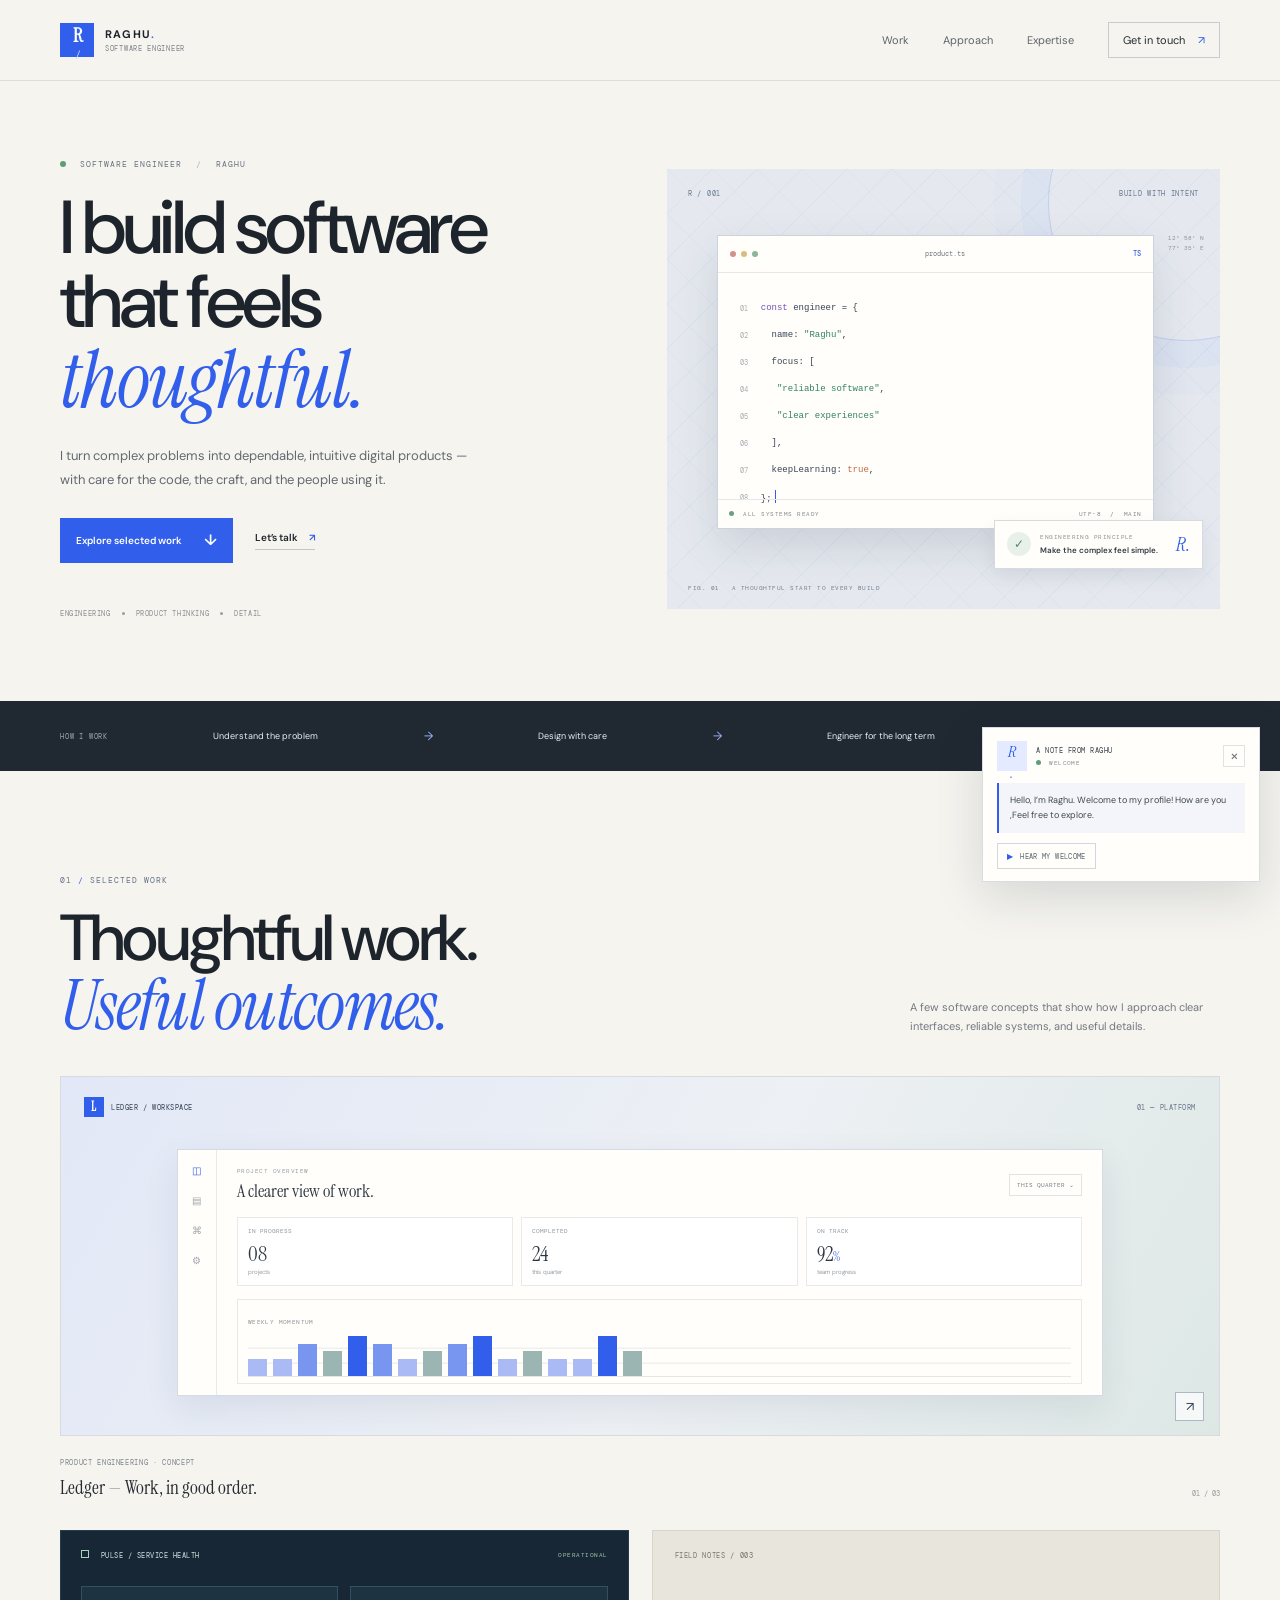
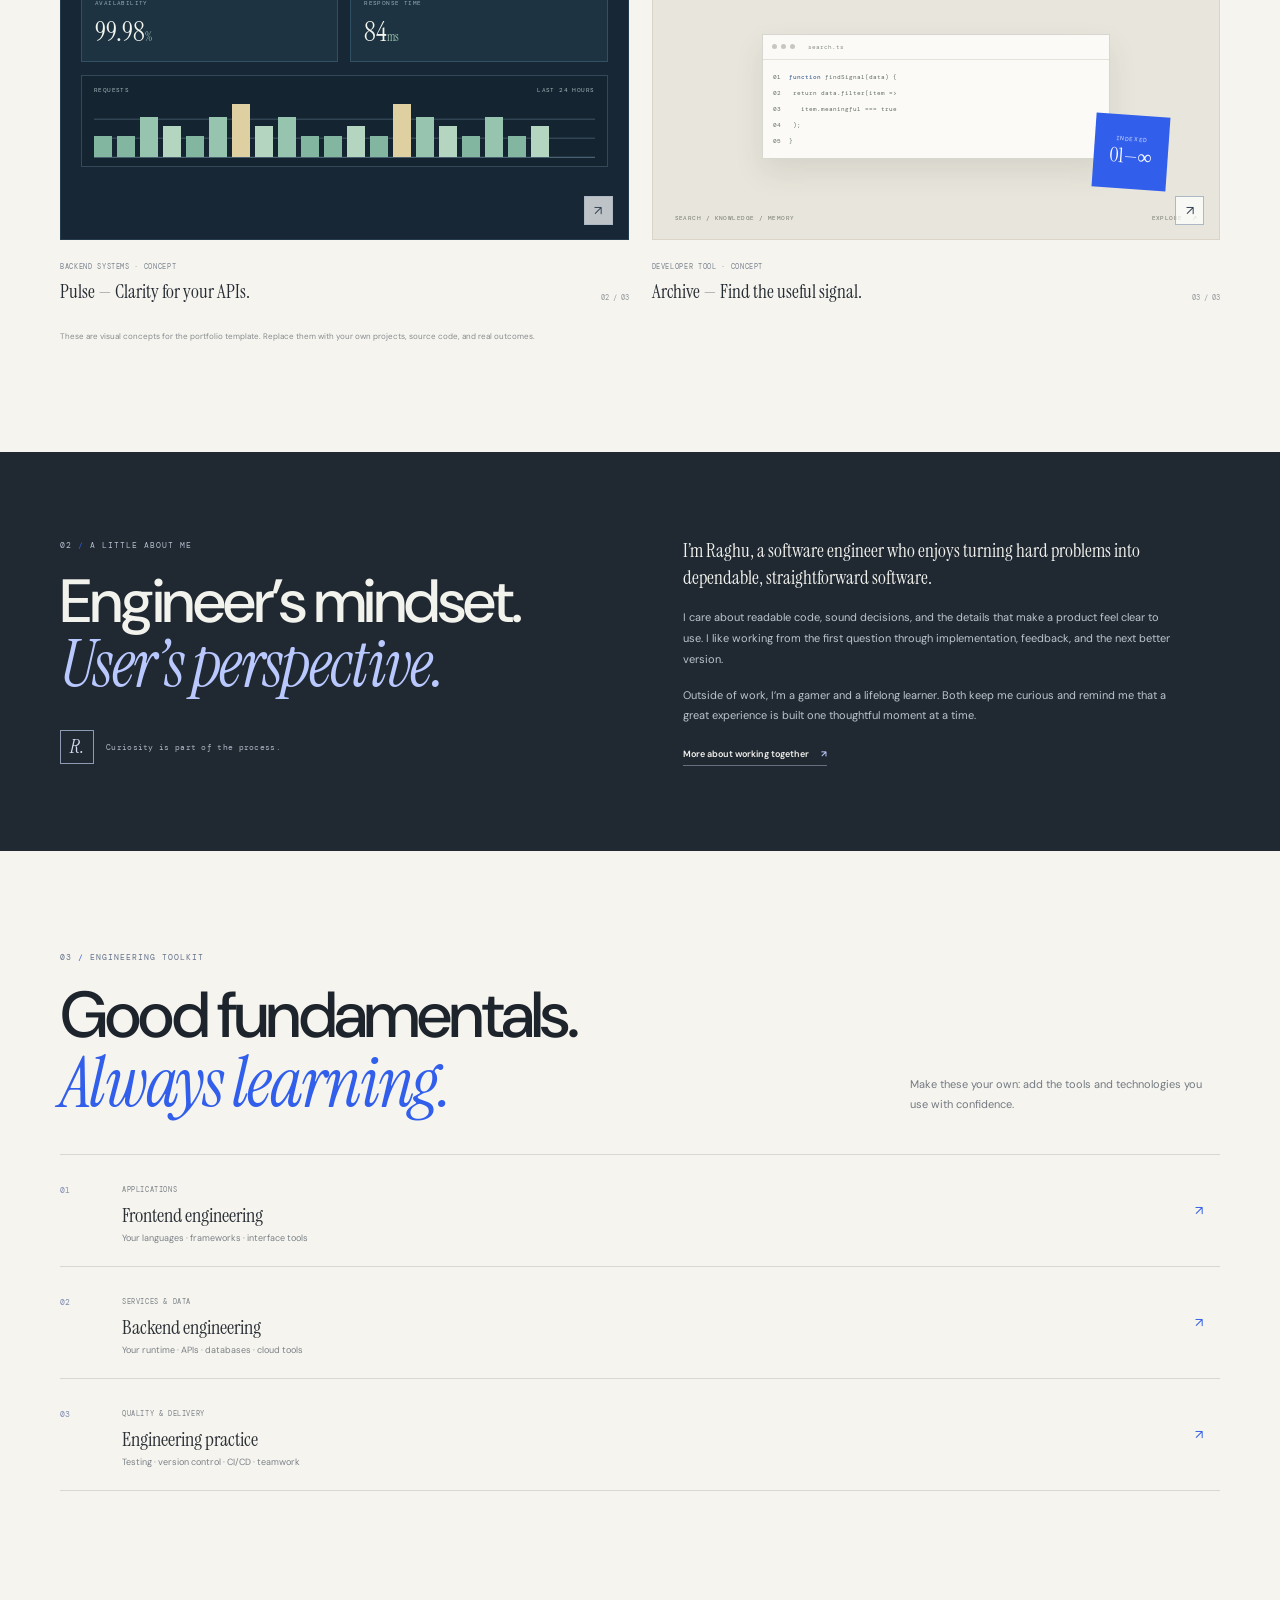
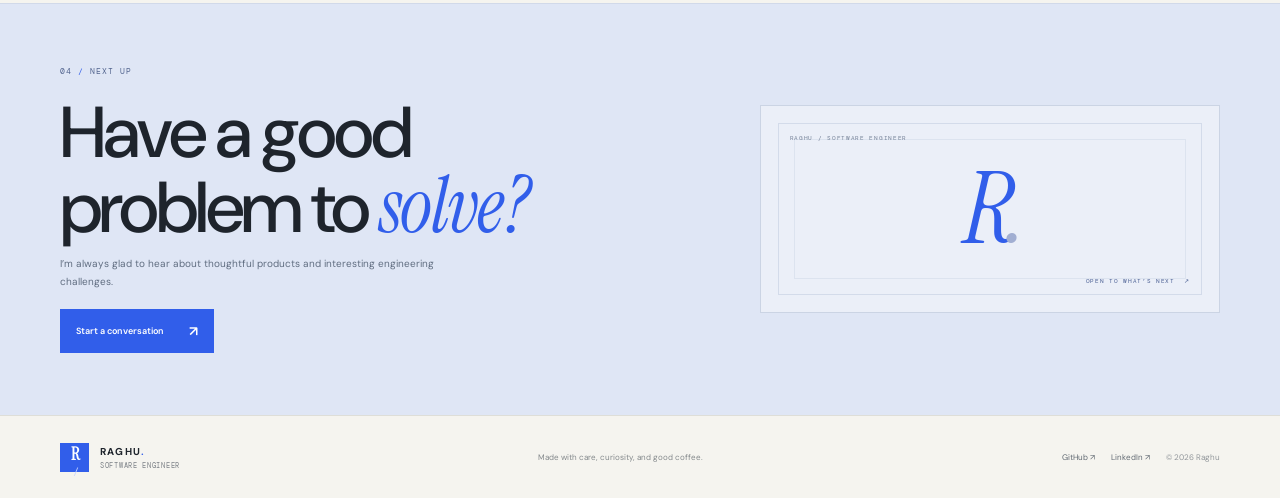
<file: index.html>
<!doctype html>
<html lang="en">
  <head>
    <meta charset="utf-8" />
    <meta name="viewport" content="width=device-width, initial-scale=1" />
    <meta name="theme-color" content="#f5f4ef" />
    <meta
      name="description"
      content="Raghu — software engineer building thoughtful, dependable digital products."
    />

    <title>Raghu — Software Engineer</title>

    <link rel="preconnect" href="https://fonts.googleapis.com" />
    <link rel="preconnect" href="https://fonts.gstatic.com" crossorigin />
    <link
      href="https://fonts.googleapis.com/css2?family=DM+Mono:wght@400;500&family=DM+Sans:wght@400;500;600;700&family=Instrument+Serif:ital@0;1&display=swap"
      rel="stylesheet"
    />
    <link rel="stylesheet" href="styles.css" />

    <script src="script.js" defer></script>
  </head>

  <body>
    <a class="skip-link" href="#main">Skip to content</a>

    <header class="site-header">
      <nav class="nav wrap" aria-label="Main navigation">
        <a class="brand" href="#home" aria-label="Raghu, home">
          <span class="brand-mark">R<span>/</span></span>
          <span class="brand-text">
            RAGHU<span class="brand-dot">.</span>
            <small>SOFTWARE ENGINEER</small>
          </span>
        </a>

        <button
          class="menu-toggle"
          type="button"
          aria-expanded="false"
          aria-controls="nav-links"
          aria-label="Open menu"
        >
          <span></span>
          <span></span>
        </button>

        <div class="nav-links" id="nav-links">
          <a href="#work">Work</a>
          <a href="#approach">Approach</a>
          <a href="#skills">Expertise</a>
          <a class="nav-contact" href="#contact">
            Get in touch <span>↗</span>
          </a>
        </div>
      </nav>
    </header>

    <main id="main">
      <section
        class="hero wrap"
        id="home"
        aria-labelledby="hero-title"
      >
        <div class="hero-copy">
          <p class="eyebrow">
            <span class="availability-dot"></span>
            SOFTWARE ENGINEER
            <span class="eyebrow-divider">/</span>
            RAGHU
          </p>

          <h1 id="hero-title">
            I build software that feels <em>thoughtful.</em>
          </h1>

          <p class="hero-lede">
            I turn complex problems into dependable, intuitive digital
            products — with care for the code, the craft, and the people
            using it.
          </p>

          <div class="hero-actions">
            <a class="button button-primary" href="#work">
              Explore selected work <span>↓</span>
            </a>
            <a class="quiet-link" href="#contact">
              Let’s talk <span>↗</span>
            </a>
          </div>

          <div class="hero-footnote">
            <span>ENGINEERING</span>
            <i></i>
            <span>PRODUCT THINKING</span>
            <i></i>
            <span>DETAIL</span>
          </div>
        </div>

        <div
          class="hero-visual"
          aria-label="A software workspace with a code editor and system status"
          role="img"
        >
          <div class="visual-index">
            <span>R / 001</span>
            <span>BUILD WITH INTENT</span>
          </div>

          <div class="editor-card">
            <div class="editor-top">
              <div class="editor-controls">
                <i></i>
                <i></i>
                <i></i>
              </div>
              <span>product.ts</span>
              <span class="editor-language">TS</span>
            </div>

            <div class="editor-code" aria-hidden="true">
              <div>
                <span class="line">01</span>
                <code><b class="syntax-keyword">const</b> engineer = {</code>
              </div>
              <div>
                <span class="line">02</span>
                <code>&nbsp; name: <b class="syntax-string">"Raghu"</b>,</code>
              </div>
              <div>
                <span class="line">03</span>
                <code>&nbsp; focus: [</code>
              </div>
              <div>
                <span class="line">04</span>
                <code>&nbsp;&nbsp; <b class="syntax-string">"reliable software"</b>,</code>
              </div>
              <div>
                <span class="line">05</span>
                <code>&nbsp;&nbsp; <b class="syntax-string">"clear experiences"</b></code>
              </div>
              <div>
                <span class="line">06</span>
                <code>&nbsp; ],</code>
              </div>
              <div>
                <span class="line">07</span>
                <code>&nbsp; keepLearning: <b class="syntax-bool">true</b>,</code>
              </div>
              <div>
                <span class="line">08</span>
                <code>};<span class="code-caret"></span></code>
              </div>
            </div>

            <div class="editor-bottom">
              <span><i></i> ALL SYSTEMS READY</span>
              <span>UTF-8&nbsp; / &nbsp;MAIN</span>
            </div>
          </div>

          <div class="quality-card">
            <span class="quality-icon">✓</span>
            <div>
              <small>ENGINEERING PRINCIPLE</small>
              <b>Make the complex feel simple.</b>
            </div>
            <span class="quality-mark">R.</span>
          </div>

          <div class="visual-caption">
            <span>FIG. 01</span>
            <span>A THOUGHTFUL START TO EVERY BUILD</span>
          </div>

          <div class="visual-coordinate" aria-hidden="true">
            12° 58' N<br />
            77° 35' E
          </div>
        </div>
      </section>

      <div class="principles-strip" id="approach">
        <div class="wrap principles-inner">
          <span class="strip-label">HOW I WORK</span>
          <span>Understand the problem</span>
          <i>→</i>
          <span>Design with care</span>
          <i>→</i>
          <span>Engineer for the long term</span>
          <i>→</i>
          <span>Keep improving</span>
        </div>
      </div>

      <section
        class="work-section section wrap"
        id="work"
        aria-labelledby="work-title"
      >
        <div class="section-heading">
          <div>
            <p class="eyebrow section-kicker">
              01 <span>/</span> SELECTED WORK
            </p>
            <h2 id="work-title">
              Thoughtful work.<br />
              <em>Useful outcomes.</em>
            </h2>
          </div>

          <p class="section-intro">
            A few software concepts that show how I approach clear
            interfaces, reliable systems, and useful details.
          </p>
        </div>

        <div class="project-grid">
          <article class="project-card project-featured">
            <a
              class="project-art art-ledger"
              href="#contact"
              aria-label="Discuss a project like Ledger"
            >
              <div class="art-topline">
                <span><b class="project-symbol">L</b> LEDGER / WORKSPACE</span>
                <span>01 — PLATFORM</span>
              </div>

              <div class="ledger-layout">
                <div class="ledger-rail">
                  <span class="rail-active">◫</span>
                  <span>▤</span>
                  <span>⌘</span>
                  <span>⚙</span>
                </div>

                <div class="ledger-panel">
                  <div class="panel-heading">
                    <div>
                      <small>PROJECT OVERVIEW</small>
                      <b>A clearer view of work.</b>
                    </div>
                    <span class="panel-date">THIS QUARTER&nbsp;⌄</span>
                  </div>

                  <div class="ledger-metrics">
                    <div>
                      <small>IN PROGRESS</small>
                      <b>08</b>
                      <span>projects</span>
                    </div>
                    <div>
                      <small>COMPLETED</small>
                      <b>24</b>
                      <span>this quarter</span>
                    </div>
                    <div>
                      <small>ON TRACK</small>
                      <b>92<span>%</span></b>
                      <span>team progress</span>
                    </div>
                  </div>

                  <div class="ledger-chart">
                    <span>WEEKLY MOMENTUM</span>
                    <div class="chart-columns">
                      <i></i><i></i><i></i><i></i>
                      <i></i><i></i><i></i><i></i>
                      <i></i><i></i><i></i><i></i>
                      <i></i><i></i><i></i><i></i>
                    </div>
                  </div>
                </div>
              </div>

              <span class="project-open">↗</span>
            </a>

            <div class="project-meta">
              <div>
                <span class="project-type">
                  PRODUCT ENGINEERING · CONCEPT
                </span>
                <h3>Ledger <span>—</span> Work, in good order.</h3>
              </div>
              <span class="project-count">01 / 03</span>
            </div>
          </article>

          <article class="project-card">
            <a
              class="project-art art-pulse"
              href="#contact"
              aria-label="Discuss a project like Pulse"
            >
              <div class="pulse-head">
                <span><i></i> PULSE / SERVICE HEALTH</span>
                <span class="pulse-status">OPERATIONAL</span>
              </div>

              <div class="pulse-stats">
                <div>
                  <small>AVAILABILITY</small>
                  <b>99.98<span>%</span></b>
                </div>
                <div>
                  <small>RESPONSE TIME</small>
                  <b>84<span>ms</span></b>
                </div>
              </div>

              <div class="pulse-chart">
                <div class="chart-heading">
                  <span>REQUESTS</span>
                  <span>LAST 24 HOURS</span>
                </div>
                <div class="pulse-columns">
                  <i></i><i></i><i></i><i></i><i></i>
                  <i></i><i></i><i></i><i></i><i></i>
                  <i></i><i></i><i></i><i></i><i></i>
                  <i></i><i></i><i></i><i></i><i></i>
                </div>
              </div>

              <span class="project-open">↗</span>
            </a>

            <div class="project-meta">
              <div>
                <span class="project-type">
                  BACKEND SYSTEMS · CONCEPT
                </span>
                <h3>Pulse <span>—</span> Clarity for your APIs.</h3>
              </div>
              <span class="project-count">02 / 03</span>
            </div>
          </article>

          <article class="project-card">
            <a
              class="project-art art-archive"
              href="#contact"
              aria-label="Discuss a project like Archive"
            >
              <div class="archive-label">FIELD NOTES / 003</div>

              <div class="archive-graphic">
                <div class="archive-window">
                  <div class="archive-window-top">
                    <i></i>
                    <i></i>
                    <i></i>
                    <span>search.ts</span>
                  </div>

                  <div class="archive-lines">
                    <span>01&nbsp; <b>function</b> findSignal(data) {</span>
                    <span>02&nbsp;&nbsp; return data.filter(item =&gt;</span>
                    <span>03&nbsp;&nbsp;&nbsp;&nbsp; item.meaningful === true</span>
                    <span>04&nbsp;&nbsp; );</span>
                    <span>05&nbsp; }</span>
                  </div>
                </div>

                <div class="archive-note">
                  <span>INDEXED</span>
                  <b>01—∞</b>
                </div>
              </div>

              <div class="archive-footer">
                <span>SEARCH / KNOWLEDGE / MEMORY</span>
                <span>EXPLORE&nbsp; ↗</span>
              </div>

              <span class="project-open">↗</span>
            </a>

            <div class="project-meta">
              <div>
                <span class="project-type">
                  DEVELOPER TOOL · CONCEPT
                </span>
                <h3>Archive <span>—</span> Find the useful signal.</h3>
              </div>
              <span class="project-count">03 / 03</span>
            </div>
          </article>
        </div>

        <p class="sample-note">
          These are visual concepts for the portfolio template. Replace
          them with your own projects, source code, and real outcomes.
        </p>
      </section>

      <section
        class="about-section"
        id="about"
        aria-labelledby="about-title"
      >
        <div class="wrap about-grid">
          <div class="about-heading">
            <p class="eyebrow section-kicker">
              02 <span>/</span> A LITTLE ABOUT ME
            </p>
            <h2 id="about-title">
              Engineer’s mindset.<br />
              <em>User’s perspective.</em>
            </h2>

            <div class="about-aside">
              <span class="aside-mark">R.</span>
              <span>Curiosity is part of the process.</span>
            </div>
          </div>

          <div class="about-copy">
            <p class="about-lead">
              I’m Raghu, a software engineer who enjoys turning hard
              problems into dependable, straightforward software.
            </p>
            <p>
              I care about readable code, sound decisions, and the details
              that make a product feel clear to use. I like working from
              the first question through implementation, feedback, and the
              next better version.
            </p>
            <p>
              Outside of work, I’m a gamer and a lifelong learner. Both
              keep me curious and remind me that a great experience is
              built one thoughtful moment at a time.
            </p>
            <a class="inline-link" href="#contact">
              More about working together <span>↗</span>
            </a>
          </div>
        </div>
      </section>

      <section
        class="expertise-section section wrap"
        id="skills"
        aria-labelledby="skills-title"
      >
        <div class="section-heading">
          <div>
            <p class="eyebrow section-kicker">
              03 <span>/</span> ENGINEERING TOOLKIT
            </p>
            <h2 id="skills-title">
              Good fundamentals.<br />
              <em>Always learning.</em>
            </h2>
          </div>

          <p class="section-intro">
            Make these your own: add the tools and technologies you use
            with confidence.
          </p>
        </div>

        <div class="expertise-grid">
          <article class="expertise-card">
            <span class="expertise-number">01</span>
            <div>
              <small>APPLICATIONS</small>
              <h3>Frontend engineering</h3>
              <p>Your languages · frameworks · interface tools</p>
            </div>
            <span class="expertise-arrow">↗</span>
          </article>

          <article class="expertise-card">
            <span class="expertise-number">02</span>
            <div>
              <small>SERVICES &amp; DATA</small>
              <h3>Backend engineering</h3>
              <p>Your runtime · APIs · databases · cloud tools</p>
            </div>
            <span class="expertise-arrow">↗</span>
          </article>

          <article class="expertise-card">
            <span class="expertise-number">03</span>
            <div>
              <small>QUALITY &amp; DELIVERY</small>
              <h3>Engineering practice</h3>
              <p>Testing · version control · CI/CD · teamwork</p>
            </div>
            <span class="expertise-arrow">↗</span>
          </article>
        </div>
      </section>

      <section
        class="contact-section"
        id="contact"
        aria-labelledby="contact-title"
      >
        <div class="wrap contact-inner">
          <div>
            <p class="eyebrow">04 <span>/</span> NEXT UP</p>
            <h2 id="contact-title">
              Have a good<br />
              problem to <em>solve?</em>
            </h2>
            <p class="contact-copy">
              I’m always glad to hear about thoughtful products and
              interesting engineering challenges.
            </p>
            <a
              class="contact-button"
              href="mailto:your-email@example.com"
            >
              Start a conversation <span>↗</span>
            </a>
          </div>

          <div class="contact-detail" aria-hidden="true">
            <span class="detail-index">RAGHU / SOFTWARE ENGINEER</span>
            <div class="detail-mark">R<span>.</span></div>
            <span class="detail-bottom">OPEN TO WHAT’S NEXT&nbsp; ↗</span>
          </div>
        </div>
      </section>
    </main>

    <footer class="site-footer">
      <div class="wrap footer-inner">
        <a class="brand footer-brand" href="#home">
          <span class="brand-mark">R<span>/</span></span>
          <span class="brand-text">
            RAGHU<span class="brand-dot">.</span>
            <small>SOFTWARE ENGINEER</small>
          </span>
        </a>

        <p>Made with care, curiosity, and good coffee.</p>

        <div class="footer-links">
          <a href="https://github.com/tolemraghavendra" target="_blank" rel="noreferrer">
            GitHub ↗
          </a>
          <a
            href="https://www.linkedin.com/in/tolem-raghavendra-0a1904337?utm_source=share_via&utm_content=profile&utm_medium=member_android"
            target="_blank"
            rel="noreferrer"
          >
            LinkedIn ↗
          </a>
          <span>© <span id="year"></span> Raghu</span>
        </div>
      </div>
    </footer>

    <aside class="greeter" id="greeter" aria-label="Raghu's welcome assistant">
      <div class="greeter-card" id="greeter-card">
        <div class="greeter-top">
          <span class="greeter-avatar">R<span>.</span></span>

          <span class="greeter-label">
            <b>A NOTE FROM RAGHU</b>
            <small><i class="availability-dot"></i> WELCOME</small>
          </span>

          <button
            class="greeter-close"
            id="greeter-close"
            type="button"
            aria-label="Close greeting"
          >
            ×
          </button>
        </div>

        <p class="greeter-message" id="greeter-message">
          Hello, I’m Raghu. Welcome to my profile! How are you ,Feel free
          to explore.
        </p>

        <button class="voice-button" id="voice-button" type="button">
          <span>▶</span> HEAR MY WELCOME
        </button>
      </div>

      <button
        class="greeter-launch"
        id="greeter-launch"
        type="button"
        aria-label="Open Raghu's welcome assistant"
      >
        <span>R.</span>
        <i></i>
      </button>
    </aside>
  </body>
</html>
</file>
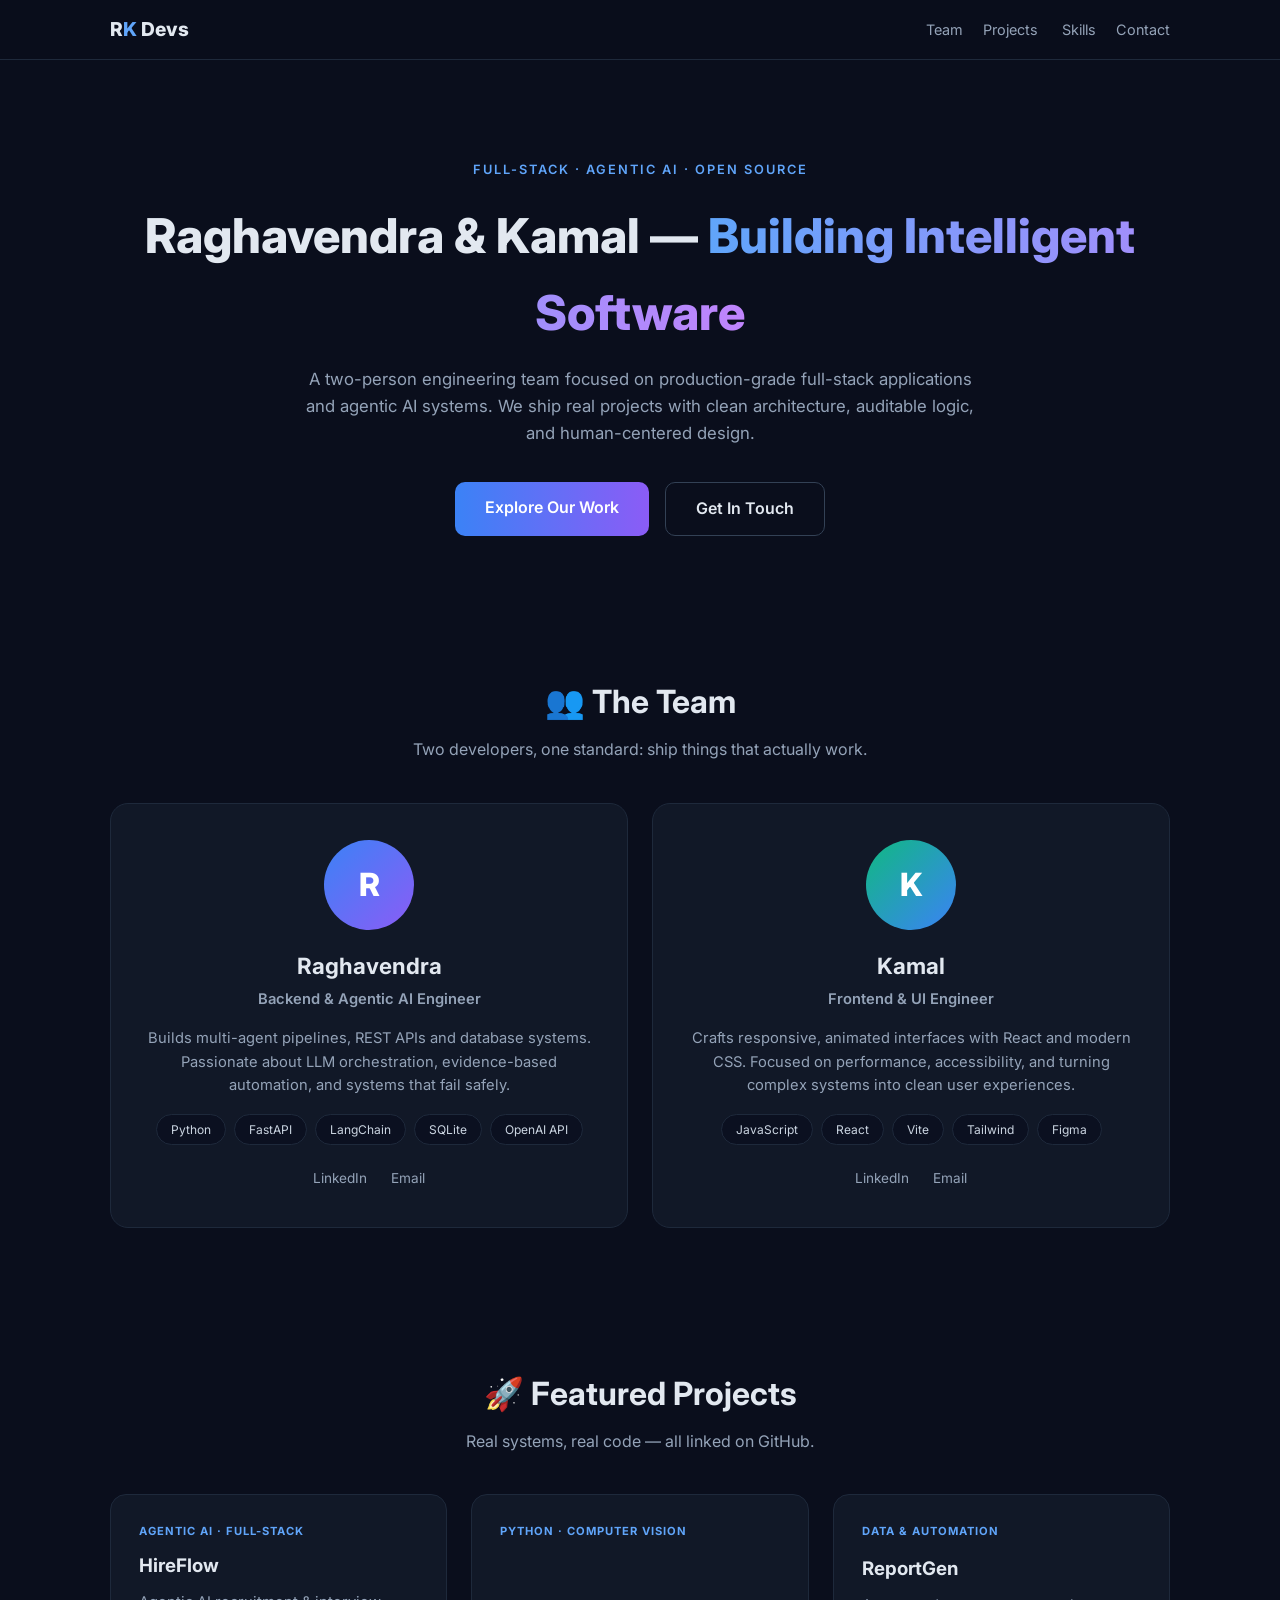
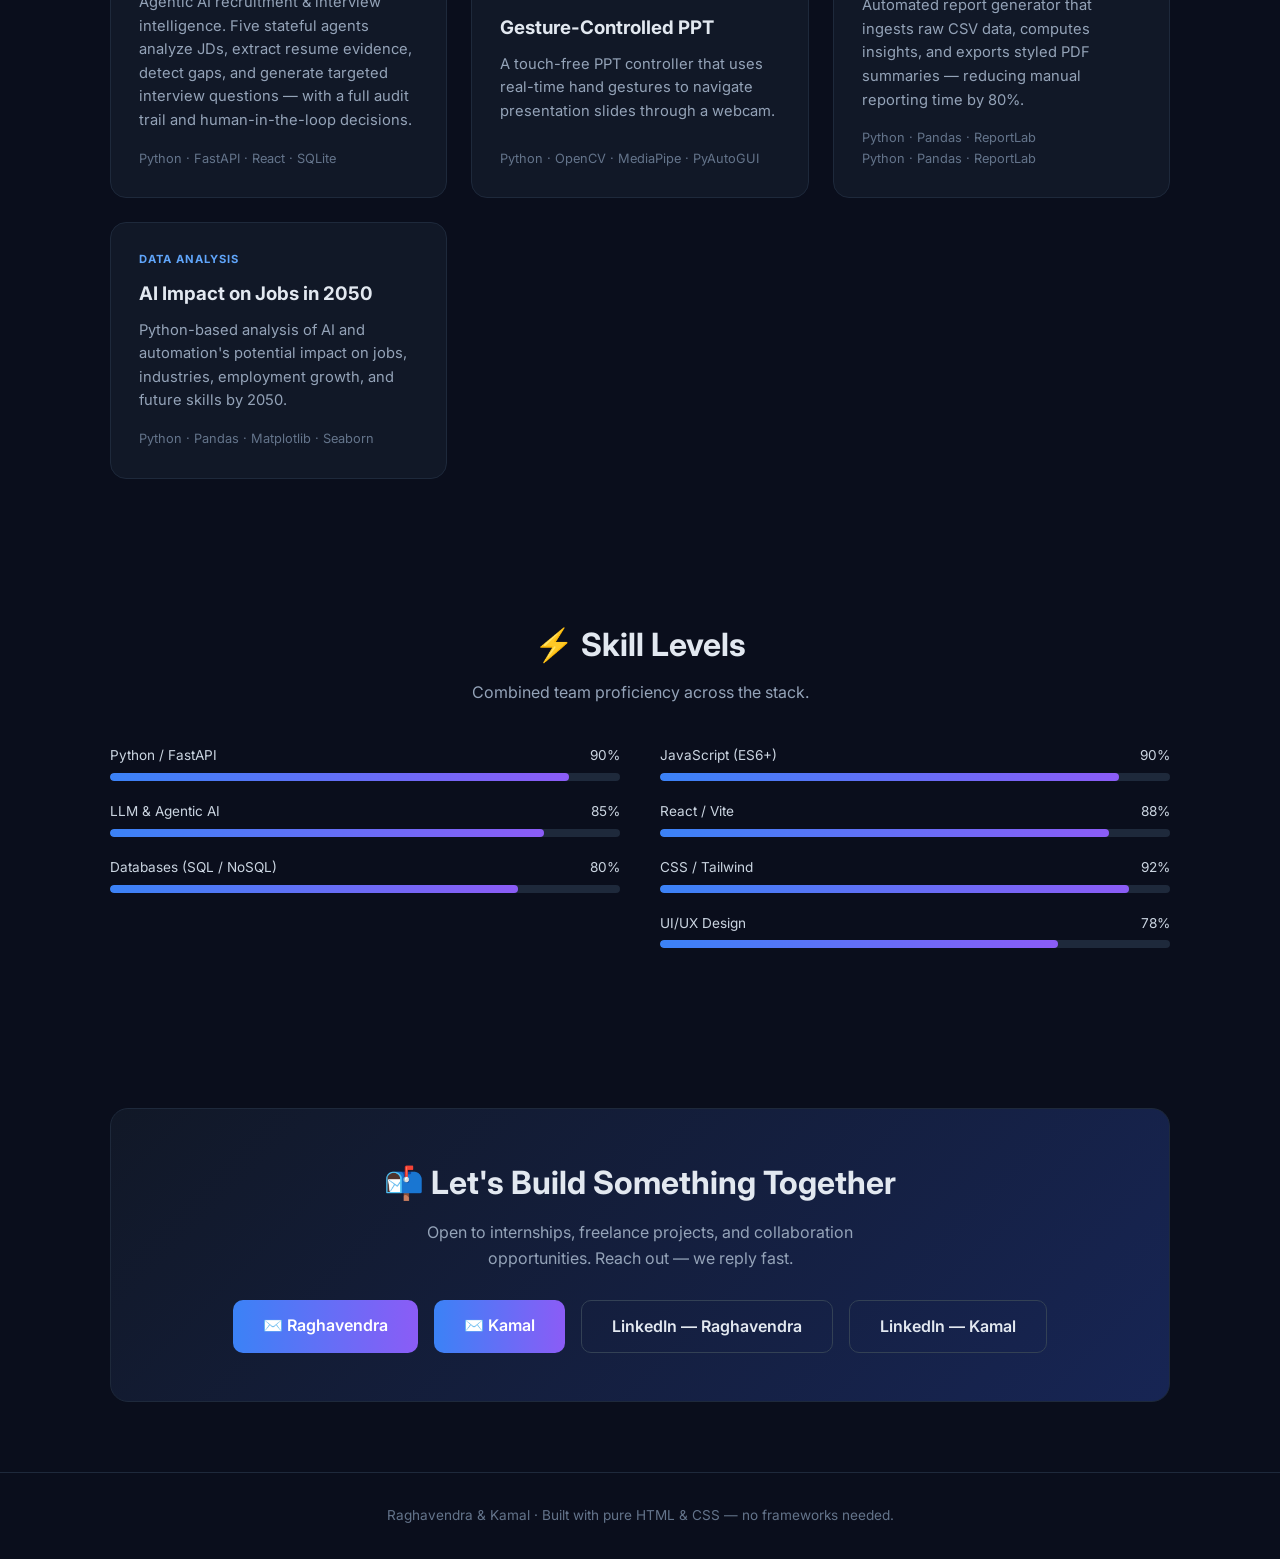
<file: protfolio.html>
<!doctype html>
<html lang="en">
<head>
<meta charset="UTF-8" />
<meta name="viewport" content="width=device-width, initial-scale=1.0" />
<title>Raghavendra & Kamal — Full-Stack & AI Developers</title>
<link href="https://fonts.googleapis.com/css2?family=Inter:wght@400;600;800&display=swap" rel="stylesheet" />
<style>
* { margin:0; padding:0; box-sizing:border-box; }
html { scroll-behavior:smooth; }
body { font-family:'Inter',sans-serif; background:#0a0e1c; color:#e2e8f0; line-height:1.6; }
.container { max-width:1100px; margin:0 auto; padding:0 20px; }

/* NAV */
.nav { position:sticky; top:0; z-index:100; background:rgba(10,14,28,.92); backdrop-filter:blur(10px); border-bottom:1px solid #1e293b; padding:14px 0; }
.nav-inner { display:flex; justify-content:space-between; align-items:center; }
.logo { font-weight:800; font-size:1.2rem; } .logo span { color:#60a5fa; }
.nav-links a { color:#94a3b8; text-decoration:none; margin-left:20px; font-size:.9rem; transition:.2s; }
.nav-links a:hover { color:#60a5fa; }

/* HERO */
.hero { padding:100px 0 70px; text-align:center; }
.eyebrow { color:#60a5fa; font-weight:600; letter-spacing:2px; font-size:.8rem; margin-bottom:18px; }
.hero h1 { font-size:3rem; font-weight:800; margin-bottom:14px; }
.hero h1 .gradient { background:linear-gradient(90deg,#60a5fa,#c084fc); -webkit-background-clip:text; background-clip:text; color:transparent; }
.tagline { color:#94a3b8; max-width:680px; margin:0 auto 36px; font-size:1.05rem; }
.hero-actions { display:flex; gap:16px; justify-content:center; flex-wrap:wrap; }
.btn { padding:13px 30px; border-radius:10px; text-decoration:none; font-weight:600; transition:.2s; }
.btn.primary { background:linear-gradient(90deg,#3b82f6,#8b5cf6); color:#fff; }
.btn.primary:hover { transform:translateY(-2px); box-shadow:0 8px 24px rgba(59,130,246,.35); }
.btn.ghost { border:1px solid #334155; color:#e2e8f0; }
.btn.ghost:hover { border-color:#60a5fa; color:#60a5fa; }

/* SECTIONS */
.section { padding:70px 0; }
h2 { font-size:2rem; text-align:center; margin-bottom:10px; }
.section-sub { text-align:center; color:#94a3b8; max-width:620px; margin:0 auto 40px; }

/* TEAM */
.team-grid { display:grid; grid-template-columns:1fr 1fr; gap:24px; }
.profile-card { background:#111827; border:1px solid #1e293b; border-radius:18px; padding:36px 28px; text-align:center; transition:.25s; }
.profile-card:hover { border-color:#3b82f6; transform:translateY(-4px); }
.avatar { width:90px; height:90px; border-radius:50%; margin:0 auto 18px; display:flex; align-items:center; justify-content:center; font-size:2rem; font-weight:800; color:#fff; }
.avatar.raghavendra { background:linear-gradient(135deg,#3b82f6,#8b5cf6); }
.avatar.kamal { background:linear-gradient(135deg,#10b981,#3b82f6); }
.profile-card h3 { font-size:1.4rem; margin-bottom:4px; }
.role { color:#60a5fa; font-weight:600; font-size:.9rem; margin-bottom:14px; }
.profile-card p { color:#94a3b8; font-size:.92rem; margin-bottom:16px; }
.skill-tags { display:flex; gap:8px; justify-content:center; flex-wrap:wrap; margin-bottom:20px; }
.skill-tags span { background:#0b1020; border:1px solid #1e293b; border-radius:999px; padding:5px 14px; font-size:.75rem; color:#cbd5e1; }
.profile-links a { color:#94a3b8; text-decoration:none; margin:0 10px; font-size:.85rem; }
.profile-links a:hover { color:#60a5fa; }

/* PROJECTS */
.projects-grid { display:grid; grid-template-columns:repeat(auto-fit,minmax(320px,1fr)); gap:24px; }
.project-card { background:#111827; border:1px solid #1e293b; border-radius:16px; padding:28px; transition:.25s; display:flex; flex-direction:column; }
.project-card:hover { border-color:#334155; transform:translateY(-3px); }
.project-card .tag { font-size:.7rem; font-weight:700; letter-spacing:1px; color:#60a5fa; margin-bottom:10px; }
.project-card h3 { margin-bottom:10px; }
.project-card p { color:#94a3b8; font-size:.92rem; flex:1; margin-bottom:16px; }
.project-foot { display:flex; justify-content:space-between; align-items:center; font-size:.8rem; color:#64748b; }
.project-foot a { color:#60a5fa; text-decoration:none; font-weight:600; }
.project-foot a:hover { text-decoration:underline; }

/* SKILLS BARS */
.skills-wrap { display:grid; grid-template-columns:1fr 1fr; gap:40px; }
.skill-bar { margin-bottom:20px; }
.skill-bar .label { display:flex; justify-content:space-between; font-size:.85rem; margin-bottom:6px; color:#cbd5e1; }
.bar-bg { height:8px; background:#1e293b; border-radius:99px; overflow:hidden; }
.bar-fill { height:100%; border-radius:99px; background:linear-gradient(90deg,#3b82f6,#8b5cf6); animation:grow 1.5s ease both; }
@keyframes grow { from { width:0; } }

/* CONTACT */
.contact-card { background:linear-gradient(135deg,#111827,#172554); border:1px solid #1e293b; border-radius:18px; padding:48px 28px; text-align:center; }
.contact-card h2 { margin-bottom:12px; }
.contact-card p { color:#94a3b8; max-width:520px; margin:0 auto 28px; }
.contact-row { display:flex; gap:16px; justify-content:center; flex-wrap:wrap; }

/* FOOTER */
.footer { padding:32px 0; text-align:center; border-top:1px solid #1e293b; color:#64748b; font-size:.85rem; }

/* ANIMATION */
.fade { animation:fade .8s ease both; }
@keyframes fade { from { opacity:0; transform:translateY(24px); } to { opacity:1; transform:none; } }
.d1{animation-delay:.1s} .d2{animation-delay:.25s} .d3{animation-delay:.4s} .d4{animation-delay:.55s}

@media (max-width:768px){
  .hero h1 { font-size:2rem; }
  .team-grid, .skills-wrap { grid-template-columns:1fr; }
  .nav-links { display:none; }
}
</style>
</head>
<body>

<!-- NAV -->
<nav class="nav"><div class="container nav-inner">
  <span class="logo">R<span>K</span> Devs</span>
  <div class="nav-links">
    <a href="#team">Team</a><a href="#projects">Projects</a>
    <a href="#skills">Skills</a><a href="#contact">Contact</a>
  </div>
</div></nav>

<!-- HERO -->
<header class="hero fade">
  <div class="container">
    <p class="eyebrow">FULL-STACK · AGENTIC AI · OPEN SOURCE</p>
    <h1>Raghavendra & Kamal — <span class="gradient">Building Intelligent Software</span></h1>
    <p class="tagline">A two-person engineering team focused on production-grade full-stack applications
    and agentic AI systems. We ship real projects with clean architecture, auditable logic, and human-centered design.</p>
    <div class="hero-actions">
      <a class="btn primary" href="#projects">Explore Our Work</a>
      <a class="btn ghost" href="#contact">Get In Touch</a>
    </div>
  </div>
</header>

<!-- TEAM -->
<section id="team" class="section"><div class="container">
  <h2 class="fade">👥 The Team</h2>
  <p class="section-sub">Two developers, one standard: ship things that actually work.</p>
  <div class="team-grid">
    <div class="profile-card fade d1">
      <div class="avatar raghavendra">R</div>
      <h3>Raghavendra</h3>
      <p class="role">Backend & Agentic AI Engineer</p>
      <p>Builds multi-agent pipelines, REST APIs and database systems. Passionate about LLM
      orchestration, evidence-based automation, and systems that fail safely.</p>
      <div class="skill-tags">
        <span>Python</span><span>FastAPI</span><span>LangChain</span><span>SQLite</span><span>OpenAI API</span>
      </div>
      <div class="profile-links">
        <!-- ✏️ Replace with your real links -->
        <a href="https://www.linkedin.com/in/tolem-raghavendra-0a1904337?utm_source=share_via&utm_content=profile&utm_medium=member_android" target="_blank">LinkedIn</a>
        <a href="mailto:tolemraghu42@gmail.com">Email</a>
      </div>
    </div>
    <div class="profile-card fade d2">
      <div class="avatar kamal">K</div>
      <h3>Kamal</h3>
      <p class="role">Frontend & UI Engineer</p>
      <p>Crafts responsive, animated interfaces with React and modern CSS. Focused on
      performance, accessibility, and turning complex systems into clean user experiences.</p>
      <div class="skill-tags">
        <span>JavaScript</span><span>React</span><span>Vite</span><span>Tailwind</span><span>Figma</span>
      </div>
      <div class="profile-links">
        <!-- ✏️ Replace with your real links -->
        <a href="https://www.linkedin.com/in/kamal-vighnesh-946a06384?utm_source=share_via&utm_content=profile&utm_medium=member_android" target="_blank">LinkedIn</a>
        <a href="mailto:kamalvighnesh500@gmail.com">Email</a>
      </div>
    </div>
  </div>
</div></section>

<!-- PROJECTS -->
<section id="projects" class="section"><div class="container">
  <h2 class="fade">🚀 Featured Projects</h2>
  <p class="section-sub">Real systems, real code — all linked on GitHub.</p>
  <div class="projects-grid">
    <div class="project-card fade d1">
      <p class="tag">AGENTIC AI · FULL-STACK</p>
      <h3>HireFlow</h3>
      <p>Agentic AI recruitment & interview intelligence. Five stateful agents analyze JDs,
      extract resume evidence, detect gaps, and generate targeted interview questions —
      with a full audit trail and human-in-the-loop decisions.</p>
      <div class="project-foot"><span>Python · FastAPI · React · SQLite</span></div>
    </div>
   <div class="project-card fade d5">
    <p class="tag">PYTHON · COMPUTER VISION</p>

    <h3>Gesture-Controlled PPT</h3>

    <p>
        A touch-free PPT controller that uses real-time hand gestures
        to navigate presentation slides through a webcam.
    </p>

    <div class="project-foot">
        <span>Python · OpenCV · MediaPipe · PyAutoGUI</span>
    </div>
    </div>
    <div class="project-card fade d3">
      <p class="tag">DATA & AUTOMATION</p>
      <h3>ReportGen</h3>
      <p>Automated report generator that ingests raw CSV data, computes insights, and
      exports styled PDF summaries — reducing manual reporting time by 80%.</p>
      <div class="project-foot"><span>Python · Pandas · ReportLab</span></div>
              <div class="project-foot"><span>Python · Pandas · ReportLab</span></div>
    </div>
    <div class="project-card fade d4">
    <p class="tag">DATA ANALYSIS</p>
    <h3>AI Impact on Jobs in 2050</h3>

    <p>
        Python-based analysis of AI and automation's potential impact
        on jobs, industries, employment growth, and future skills by 2050.
    </p>

    <div class="project-foot">
        <span>Python · Pandas · Matplotlib · Seaborn</span>
    </div>
  </div>
</div></section>

<!-- SKILLS -->
<section id="skills" class="section"><div class="container">
  <h2 class="fade">⚡ Skill Levels</h2>
  <p class="section-sub">Combined team proficiency across the stack.</p>
  <div class="skills-wrap">
    <div class="fade d1">
      <div class="skill-bar"><div class="label"><span>Python / FastAPI</span><span>90%</span></div><div class="bar-bg"><div class="bar-fill" style="width:90%"></div></div></div>
      <div class="skill-bar"><div class="label"><span>LLM & Agentic AI</span><span>85%</span></div><div class="bar-bg"><div class="bar-fill" style="width:85%"></div></div></div>
      <div class="skill-bar"><div class="label"><span>Databases (SQL / NoSQL)</span><span>80%</span></div><div class="bar-bg"><div class="bar-fill" style="width:80%"></div></div></div>
    </div>
    <div class="fade d2">
      <div class="skill-bar"><div class="label"><span>JavaScript (ES6+)</span><span>90%</span></div><div class="bar-bg"><div class="bar-fill" style="width:90%"></div></div></div>
      <div class="skill-bar"><div class="label"><span>React / Vite</span><span>88%</span></div><div class="bar-bg"><div class="bar-fill" style="width:88%"></div></div></div>
      <div class="skill-bar"><div class="label"><span>CSS / Tailwind</span><span>92%</span></div><div class="bar-bg"><div class="bar-fill" style="width:92%"></div></div></div>
      <div class="skill-bar"><div class="label"><span>UI/UX Design</span><span>78%</span></div><div class="bar-bg"><div class="bar-fill" style="width:78%"></div></div></div>
    </div>
  </div>
</div></section>

<!-- CONTACT -->
<section id="contact" class="section"><div class="container">
  <div class="contact-card fade">
    <h2>📬 Let's Build Something Together</h2>
    <p>Open to internships, freelance projects, and collaboration opportunities.
    Reach out — we reply fast.</p>
    <div class="contact-row">
      <a class="btn primary" href="mailto:tolemraghu42@gmail.com">✉️ Raghavendra</a>
      <a class="btn primary" href="mailto:kamalvighnesh500@gmail.com">✉️ Kamal</a>
      <a class="btn ghost" href="https://www.linkedin.com/in/tolem-raghavendra-0a1904337?utm_source=share_via&utm_content=profile&utm_medium=member_android">LinkedIn — Raghavendra</a>
      <a class="btn ghost" href="https://www.linkedin.com/in/kamal-vighnesh-946a06384?utm_source=share_via&utm_content=profile&utm_medium=member_android">LinkedIn — Kamal</a>
    </div>
  </div>
</div></section>

<!-- FOOTER -->
<footer class="footer">
  <p>Raghavendra & Kamal · Built with pure HTML & CSS — no frameworks needed.</p>
</footer>

</body>
</html>
</file>
<file: styles.css>
:root{--paper:#f5f4ef;--white:#fffefa;--ink:#1e242c;--muted:#69717b;--line:#deded8;--blue:#315eea;--blue-dark:#2445b7;--blue-pale:#e4eaff;--serif:"Instrument Serif",Georgia,serif;--sans:"DM Sans",Arial,sans-serif;--mono:"DM Mono",monospace;--wrap:1160px}
*{box-sizing:border-box}html{scroll-behavior:smooth;scroll-padding-top:88px}body{margin:0;background:var(--paper);color:var(--ink);font-family:var(--sans);-webkit-font-smoothing:antialiased}a{color:inherit;text-decoration:none}button{font:inherit}.wrap{width:min(var(--wrap),calc(100% - 64px));margin-inline:auto}.skip-link{position:absolute;z-index:40;left:15px;top:-55px;background:var(--blue);color:white;padding:12px 16px}.skip-link:focus{top:12px}
.site-header{height:81px;position:sticky;top:0;z-index:20;background:rgba(245,244,239,.93);backdrop-filter:blur(16px);border-bottom:1px solid #deded8}.nav,.brand,.nav-links{display:flex;align-items:center}.nav{height:100%;justify-content:space-between}.brand{gap:11px}.brand-mark{width:34px;height:34px;display:grid;place-items:center;background:var(--blue);color:#fff;font:600 19px var(--serif);letter-spacing:-1px}.brand-mark span{color:#c8d5ff;font:10px var(--mono);margin-left:1px}.brand-text{font-weight:700;font-size:11px;letter-spacing:1.2px}.brand-dot{color:var(--blue)}.brand-text small{display:block;margin-top:3px;color:#7c8187;font:7px var(--mono);letter-spacing:.7px}.nav-links{gap:34px;color:#5e646c;font-size:11px}.nav-links a{transition:color .18s}.nav-links a:hover{color:var(--blue)}.nav-contact{padding:10px 14px;border:1px solid #c9cbd0;color:#252b32}.nav-contact span{color:var(--blue);margin-left:10px}.menu-toggle{display:none}
.hero{min-height:620px;display:grid;grid-template-columns:1fr 1fr;align-items:center;gap:54px;padding-top:70px;padding-bottom:75px}.eyebrow{margin:0 0 22px;color:#66717d;font:8px var(--mono);letter-spacing:1px}.availability-dot{display:inline-block;width:6px;height:6px;margin-right:8px;border-radius:50%;background:#5c9f77}.eyebrow-divider{padding-inline:8px;color:#abb0b4}.hero h1{max-width:550px;margin:0;font:500 clamp(53px,6.2vw,75px)/.99 var(--sans);letter-spacing:-3.4px}.hero h1 em,.section-heading h2 em,.about-heading h2 em,.contact-inner h2 em{font:italic 500 1.07em/1 var(--serif);letter-spacing:-1.7px;color:var(--blue)}.hero-lede{max-width:430px;margin:24px 0 26px;color:#626971;font-size:13px;line-height:1.85}.hero-actions{display:flex;align-items:center;gap:22px}.button{min-height:45px;padding:0 16px;display:inline-flex;align-items:center;gap:22px;font-size:10px;font-weight:600;transition:transform .2s,background .2s}.button:hover{transform:translateY(-2px)}.button-primary{background:var(--blue);color:white}.button-primary:hover{background:var(--blue-dark)}.button-primary span{font-size:15px}.quiet-link{font-size:10px;font-weight:600;border-bottom:1px solid #c6c7c2;padding-bottom:5px}.quiet-link span{margin-left:9px;color:var(--blue)}.hero-footnote{display:flex;align-items:center;gap:11px;margin-top:46px;color:#8a8e91;font:7px var(--mono);letter-spacing:.6px}.hero-footnote i{width:3px;height:3px;border-radius:50%;background:#9a9da0}
.hero-visual{height:440px;position:relative;isolation:isolate;background:#e5e9ef;overflow:hidden}.hero-visual:before{content:"";position:absolute;inset:0;background:linear-gradient(135deg,transparent 49.8%,rgba(49,94,234,.11) 50%,transparent 50.2%),linear-gradient(45deg,transparent 49.8%,rgba(49,94,234,.07) 50%,transparent 50.2%);background-size:45px 45px;opacity:.6}.hero-visual:after{content:"";position:absolute;right:-105px;top:-105px;width:275px;height:275px;border:1px solid #315eea30;border-radius:50%;box-shadow:0 0 0 27px #315eea08,0 0 0 54px #315eea06}.visual-index{position:absolute;top:20px;left:21px;right:21px;display:flex;justify-content:space-between;color:#68778e;font:7px var(--mono);letter-spacing:.7px}.editor-card{position:absolute;left:9%;top:15%;width:79%;height:67%;background:#fffefa;border:1px solid #cdd3dd;box-shadow:0 18px 40px #1d2a4220;z-index:1;animation:editor-in .8s .1s both}.editor-top{height:37px;padding:0 12px;border-bottom:1px solid #e5e7e8;display:flex;align-items:center;justify-content:space-between;color:#737a81;font:7px var(--mono)}.editor-controls{display:flex;gap:5px}.editor-controls i{width:6px;height:6px;border-radius:50%;background:#c4c8ce}.editor-controls i:first-child{background:#d39189}.editor-controls i:nth-child(2){background:#d9bd80}.editor-controls i:nth-child(3){background:#8bb69a}.editor-language{color:var(--blue);font-weight:500}.editor-code{padding:22px 18px;color:#384555}.editor-code>div{display:flex;gap:13px;align-items:center;min-height:27px;font:9px var(--mono);white-space:nowrap}.editor-code .line{width:12px;text-align:right;color:#a7adb4;font-size:7px}.syntax-keyword{font-weight:500;color:#7555b6}.syntax-string{font-weight:400;color:#348265}.syntax-bool{font-weight:500;color:#bd6b42}.code-caret{display:inline-block;height:13px;width:1px;margin-left:3px;vertical-align:-2px;background:var(--blue);animation:blink 1s steps(2,start) infinite}.editor-bottom{position:absolute;left:0;right:0;bottom:0;height:29px;border-top:1px solid #e5e7e8;display:flex;align-items:center;justify-content:space-between;padding:0 11px;color:#7d858c;font:6px var(--mono);letter-spacing:.5px}.editor-bottom i{display:inline-block;width:5px;height:5px;border-radius:50%;background:#6ea080;margin-right:5px}.quality-card{position:absolute;right:3%;bottom:9%;z-index:2;display:flex;align-items:center;gap:9px;padding:11px 12px;background:#fffefa;border:1px solid #d7dbe0;box-shadow:0 8px 20px #1d2a4214}.quality-icon{width:24px;height:24px;display:grid;place-items:center;background:#e8f1e9;color:#508565;border-radius:50%;font-size:12px}.quality-card small,.quality-card b{display:block}.quality-card small{color:#878d92;font:6px var(--mono);letter-spacing:.45px}.quality-card b{margin-top:4px;color:#333d46;font-size:8px;font-weight:600}.quality-mark{margin-left:9px;color:var(--blue);font:italic 19px var(--serif)}.visual-caption{position:absolute;left:21px;bottom:17px;display:flex;gap:12px;color:#717c8b;font:6px var(--mono);letter-spacing:.5px}.visual-coordinate{position:absolute;right:16px;top:64px;color:#8792a1;font:6px/1.7 var(--mono);text-align:right}
.principles-strip{background:#202832;color:#e9edf2;border-block:1px solid #202832}.principles-inner{min-height:68px;display:flex;align-items:center;justify-content:space-between;gap:15px;font-size:9px}.strip-label{color:#9ca9b9;font:7px var(--mono);letter-spacing:.8px}.principles-inner i{color:#9cb0f7;font:normal 12px var(--sans)}
.section{padding-top:104px;padding-bottom:108px}.section-heading{display:flex;align-items:end;justify-content:space-between;gap:25px;margin-bottom:36px}.section-kicker{color:#65738a}.section-kicker span{color:var(--blue)}.section-heading h2,.about-heading h2,.contact-inner h2{margin:0;font:500 clamp(45px,5.5vw,65px)/.98 var(--sans);letter-spacing:-2.8px}.section-intro{max-width:310px;margin:0 0 3px;color:#737980;font-size:11px;line-height:1.8}.project-grid{display:grid;grid-template-columns:1fr 1fr;gap:30px 23px}.project-featured{grid-column:1/-1}.project-art{height:310px;display:block;position:relative;overflow:hidden;border:1px solid #d7dbe0;transition:transform .25s,box-shadow .25s}.project-featured .project-art{height:360px}.project-card:hover .project-art{transform:translateY(-4px);box-shadow:0 16px 32px #29334519}.project-meta{display:flex;justify-content:space-between;align-items:end;padding-top:13px}.project-type{color:#7b8490;font:7px var(--mono);letter-spacing:.65px}.project-meta h3{margin:5px 0 0;color:#252b32;font:500 19px var(--serif)}.project-meta h3 span{color:#92979c}.project-count{padding-bottom:2px;color:#95999c;font:7px var(--mono)}.project-open{position:absolute;right:15px;bottom:14px;z-index:4;width:29px;height:29px;display:grid;place-items:center;border:1px solid #adb8c5;background:#ffffffb8;color:#344151;font-size:13px;transition:all .2s}.project-card:hover .project-open{background:var(--blue);border-color:var(--blue);color:white}.sample-note{margin:26px 0 0;color:#878b8e;font-size:8px;line-height:1.7}
.art-ledger{background:linear-gradient(120deg,#e2e8f7,#edf0f4 55%,#dde8e5);padding:20px 23px}.art-topline{display:flex;align-items:center;justify-content:space-between;color:#697587;font:7px var(--mono);letter-spacing:.55px}.art-topline>span:first-child{display:flex;align-items:center;gap:7px;color:#333f50}.project-symbol{width:20px;height:20px;display:grid;place-items:center;background:var(--blue);color:white;font:600 12px var(--serif)}.ledger-layout{position:absolute;left:10%;right:10%;top:20%;bottom:11%;display:flex;background:#fffefa;border:1px solid #d5dbe4;box-shadow:0 13px 32px #24355016}.ledger-rail{width:39px;flex:none;border-right:1px solid #e8e9e8;display:flex;align-items:center;flex-direction:column;gap:17px;padding-top:14px;color:#a0a6ac;font-size:10px}.rail-active{color:var(--blue)}.ledger-panel{flex:1;padding:17px 20px}.panel-heading{display:flex;align-items:center;justify-content:space-between}.panel-heading small,.panel-heading b{display:block}.panel-heading small{color:#939ba3;font:6px var(--mono);letter-spacing:.5px}.panel-heading b{margin-top:4px;color:#303943;font:500 18px var(--serif)}.panel-date{padding:6px 7px;border:1px solid #e1e3e5;color:#717b85;font:6px var(--mono)}.ledger-metrics{display:grid;grid-template-columns:repeat(3,1fr);gap:8px;margin-top:14px}.ledger-metrics>div{padding:9px 10px;border:1px solid #e8e9e8;background:#fff}.ledger-metrics small,.ledger-metrics b,.ledger-metrics span{display:block}.ledger-metrics small{color:#8b949e;font:6px var(--mono)}.ledger-metrics b{margin-top:5px;color:#2c3743;font:500 21px var(--serif)}.ledger-metrics b span{display:inline;color:var(--blue);font-size:12px}.ledger-metrics span{color:#969da3;font-size:6px}.ledger-chart{margin-top:13px;padding:8px 10px 6px;border:1px solid #e8e9e8}.ledger-chart>span{color:#87919a;font:6px var(--mono);letter-spacing:.4px}.chart-columns{height:43px;margin-top:5px;display:flex;align-items:end;gap:6px;border-bottom:1px solid #e5e6e6;background:repeating-linear-gradient(to bottom,transparent 0 13px,#eff0ef 14px,#eff0ef 15px)}.chart-columns i{flex:1;height:40%;max-width:19px;background:#a9baf4}.chart-columns i:nth-child(3n){height:75%;background:#7895ef}.chart-columns i:nth-child(4n){height:58%;background:#9bb6b2}.chart-columns i:nth-child(5n){height:95%;background:#315eea}
.art-pulse{padding:19px 20px;background:#172736;color:#eff5f3;border-color:#253c4e}.pulse-head{display:flex;align-items:center;justify-content:space-between;color:#d6e3e2;font:7px var(--mono);letter-spacing:.5px}.pulse-head>span:first-child i{display:inline-block;width:8px;height:8px;margin-right:7px;border:1px solid #a9d4c1;vertical-align:0}.pulse-status{color:#a8cfb0;font-size:6px}.pulse-stats{display:flex;gap:12px;margin-top:26px}.pulse-stats>div{flex:1;padding:12px 13px;background:#1d3341;border:1px solid #315064}.pulse-stats small,.pulse-stats b{display:block}.pulse-stats small{color:#9aafbb;font:6px var(--mono);letter-spacing:.4px}.pulse-stats b{margin-top:7px;font:500 27px var(--serif);color:#f4f5ee}.pulse-stats b span{font-size:12px;color:#9cc1ad}.pulse-chart{margin-top:13px;padding:10px 12px 8px;border:1px solid #314958;background:#142431}.chart-heading{display:flex;justify-content:space-between;color:#a6b7bd;font:6px var(--mono);letter-spacing:.4px}.pulse-columns{height:57px;margin-top:7px;display:flex;align-items:end;gap:5px;border-bottom:1px solid #496071;background:repeating-linear-gradient(to bottom,transparent 0 17px,#304453 18px,#304453 19px)}.pulse-columns i{flex:1;max-width:18px;height:38%;background:#83b6a1}.pulse-columns i:nth-child(3n){height:71%;background:#97c4af}.pulse-columns i:nth-child(4n){height:56%;background:#b4d6c1}.pulse-columns i:nth-child(7n){height:95%;background:#dfd0a1}.art-archive{padding:20px 22px;background:#e8e5dc;border-color:#dad5c8}.archive-label{color:#73766e;font:7px var(--mono);letter-spacing:.65px}.archive-graphic{position:absolute;left:9%;right:9%;top:22%;bottom:15%;display:flex;align-items:center;justify-content:center}.archive-window{width:75%;background:#fbfaf6;border:1px solid #d8d7cf;box-shadow:0 13px 27px #36382e1a}.archive-window-top{height:25px;display:flex;align-items:center;gap:4px;padding:0 9px;border-bottom:1px solid #e4e2db;color:#8a8e88}.archive-window-top i{width:5px;height:5px;border-radius:50%;background:#c6c8c0}.archive-window-top span{margin-left:9px;font:6px var(--mono)}.archive-lines{padding:13px 10px;display:flex;flex-direction:column;gap:8px;color:#626d68;font:6px var(--mono);white-space:nowrap}.archive-lines b{color:#4d6e9d;font-weight:500}.archive-note{position:absolute;right:0;bottom:4px;width:74px;height:74px;display:flex;align-items:center;justify-content:center;flex-direction:column;background:var(--blue);color:white;transform:rotate(4deg)}.archive-note span{font:6px var(--mono);letter-spacing:.6px;color:#d4ddff}.archive-note b{font:500 20px var(--serif)}.archive-footer{position:absolute;left:22px;right:22px;bottom:17px;display:flex;justify-content:space-between;color:#74796f;font:6px var(--mono);letter-spacing:.45px}
.about-section{padding:85px 0;background:#202832;color:#f3f3ed}.about-grid{display:grid;grid-template-columns:1fr 1fr;gap:85px;align-items:center}.about-heading .eyebrow{color:#b4c0d0}.about-heading h2{font-size:clamp(45px,5vw,61px);letter-spacing:-2.5px}.about-heading h2 em{color:#b9c8ff}.about-aside{display:flex;align-items:center;gap:12px;margin-top:33px;color:#aeb8c5;font:8px var(--mono);letter-spacing:.3px}.aside-mark{width:34px;height:34px;display:grid;place-items:center;border:1px solid #8d9ab3;color:#d4ddf2;font:italic 19px var(--serif)}.about-copy{max-width:490px}.about-copy p{margin:0 0 15px;color:#bcc4cc;font-size:11px;line-height:1.9}.about-copy .about-lead{color:#f0f1ec;font:500 19px/1.45 var(--serif)}.inline-link{display:inline-block;margin-top:7px;padding-bottom:5px;border-bottom:1px solid #647080;color:#f2f2ec;font-size:9px;font-weight:600}.inline-link span{margin-left:10px;color:#bdcaff}
.expertise-section{padding-top:101px;padding-bottom:112px}.expertise-grid{border-top:1px solid #d7d8d3}.expertise-card{min-height:112px;display:grid;grid-template-columns:52px 1fr 25px;align-items:center;gap:10px;border-bottom:1px solid #d7d8d3;transition:padding .2s}.expertise-card:hover{padding-inline:8px}.expertise-number{align-self:start;margin-top:30px;color:#7d8bb0;font:8px var(--mono)}.expertise-card small{color:#7c8288;font:7px var(--mono);letter-spacing:.6px}.expertise-card h3{margin:5px 0 4px;font:500 20px var(--serif);color:#2b3036}.expertise-card p{margin:0;color:#7b8187;font-size:9px}.expertise-arrow{color:var(--blue);font-size:13px}
.contact-section{background:#dfe6f5;border-top:1px solid #d1d9e9;overflow:hidden}.contact-inner{min-height:340px;padding-top:62px;padding-bottom:62px;display:grid;grid-template-columns:1fr .72fr;align-items:center;gap:60px}.contact-inner .eyebrow{color:#53658f}.contact-inner .eyebrow span{color:var(--blue)}.contact-inner h2{font-size:clamp(52px,6vw,72px);letter-spacing:-3px}.contact-inner h2 em{color:var(--blue)}.contact-copy{max-width:375px;color:#606d80;font-size:10px;line-height:1.8}.contact-button{display:inline-flex;align-items:center;gap:25px;margin-top:8px;padding:13px 16px;background:var(--blue);color:white;font-size:9px;font-weight:600;transition:background .2s,transform .2s}.contact-button:hover{background:var(--blue-dark);transform:translateY(-2px)}.contact-button span{font-size:14px}.contact-detail{height:208px;position:relative;display:flex;align-items:center;justify-content:center;background:#ebeff8;border:1px solid #cbd4e4}.contact-detail:before,.contact-detail:after{content:"";position:absolute;inset:17px;border:1px solid #d3dbea}.contact-detail:after{inset:33px;border-color:#dce3ef}.detail-index,.detail-bottom{position:absolute;z-index:1;color:#727f95;font:6px var(--mono);letter-spacing:.7px}.detail-index{top:28px;left:29px}.detail-bottom{right:29px;bottom:27px;color:#465b91}.detail-mark{position:relative;z-index:2;color:var(--blue);font:italic 98px/.8 var(--serif);letter-spacing:-10px}.detail-mark span{color:#a1aed2}
.site-footer{background:#f5f4ef;border-top:1px solid #deded8}.footer-inner{min-height:82px;display:flex;align-items:center;justify-content:space-between;gap:18px}.footer-brand .brand-mark{width:29px;height:29px;font-size:17px}.footer-brand .brand-text{font-size:10px}.footer-inner>p{margin:0;color:#83888b;font-size:8px}.footer-links{display:flex;align-items:center;gap:16px;color:#626a73;font-size:8px}.footer-links a:hover{color:var(--blue)}.footer-links>span{color:#91969a}
.greeter{position:fixed;z-index:30;right:20px;bottom:18px;display:flex;align-items:flex-end;flex-direction:column;gap:8px}.greeter-card{width:278px;padding:13px 14px 12px;background:#fffefa;border:1px solid #d9dde1;box-shadow:0 14px 44px #19273725;transform-origin:bottom right;animation:greeter-in .45s .8s both}.greeter-top{display:flex;align-items:center;gap:9px}.greeter-avatar{width:30px;height:30px;display:grid;place-items:center;background:#e4eaff;color:var(--blue);font:italic 16px var(--serif)}.greeter-avatar span{color:#6b82cc}.greeter-label{flex:1}.greeter-label b,.greeter-label small{display:block}.greeter-label b{color:#39414a;font:7px var(--mono);letter-spacing:.5px}.greeter-label small{margin-top:4px;color:#828b91;font:6px var(--mono);letter-spacing:.4px}.greeter-label .availability-dot{width:5px;height:5px;margin-right:4px}.greeter-close{width:22px;height:22px;padding:0;border:1px solid #e0e2e3;background:transparent;color:#727a81;font-size:16px;line-height:1;cursor:pointer}.greeter-close:hover{color:var(--blue);border-color:#aebbe0}.greeter-message{margin:12px 0 10px;padding:10px 11px;background:#f3f5fa;border-left:2px solid var(--blue);color:#414951;font-size:9px;line-height:1.65;animation:message-in .55s 1s both}.voice-button{display:flex;align-items:center;gap:7px;padding:7px 9px;border:1px solid #d2d7df;background:transparent;color:#59636d;font:7px var(--mono);letter-spacing:.35px;cursor:pointer}.voice-button span{color:var(--blue);font-size:8px}.voice-button:hover{border-color:var(--blue);color:#252e3b}.greeter-launch{display:none;width:44px;height:44px;place-items:center;border:1px solid var(--blue);background:#fffefa;color:var(--blue);font:italic 18px var(--serif);box-shadow:0 5px 20px #17223825;cursor:pointer}.greeter-launch i{position:absolute;width:7px;height:7px;right:-1px;top:-1px;border:1px solid white;border-radius:50%;background:#60996f}.greeter.is-closed .greeter-card{display:none}.greeter.is-closed .greeter-launch{display:grid;position:relative}
@keyframes blink{to{visibility:hidden}}@keyframes editor-in{from{opacity:0;transform:translateY(12px)}to{opacity:1;transform:translateY(0)}}@keyframes greeter-in{from{opacity:0;transform:translateY(12px)}to{opacity:1;transform:translateY(0)}}@keyframes message-in{from{opacity:0;clip-path:inset(0 100% 0 0)}to{opacity:1;clip-path:inset(0 0 0 0)}}
@media(max-width:930px){.wrap{width:min(var(--wrap),calc(100% - 48px))}.hero{gap:28px;min-height:570px}.hero h1{font-size:clamp(51px,6.3vw,65px)}.hero-visual{height:400px}.editor-card{width:84%;left:7%}.editor-code{padding-inline:12px}.quality-card{right:1%;bottom:8%}.about-grid{gap:45px}.section-heading h2{font-size:56px}}
@media(max-width:680px){html{scroll-padding-top:68px}.wrap{width:calc(100% - 38px)}.site-header{height:66px}.brand-mark{width:30px;height:30px}.menu-toggle{display:flex;width:40px;height:40px;border:0;background:transparent;align-items:center;justify-content:center;flex-direction:column;gap:5px;cursor:pointer}.menu-toggle span{width:18px;height:1px;background:#263248;transition:transform .2s}.menu-toggle[aria-expanded="true"] span:first-child{transform:translateY(3px) rotate(45deg)}.menu-toggle[aria-expanded="true"] span:last-child{transform:translateY(-3px) rotate(-45deg)}.nav-links{display:none;position:absolute;top:65px;left:0;right:0;padding:12px 19px 17px;background:var(--paper);border-bottom:1px solid var(--line);align-items:stretch;flex-direction:column;gap:0}.nav-links.is-open{display:flex}.nav-links>a{padding:13px 4px;border-bottom:1px solid #e4e4df}.nav-links .nav-contact{margin-top:8px;padding:12px;border:1px solid #c9cbd0}.hero{display:flex;flex-direction:column;align-items:stretch;gap:18px;min-height:auto;padding-top:59px;padding-bottom:46px}.hero h1{font-size:clamp(49px,12.5vw,68px);letter-spacing:-2.4px}.hero-lede{font-size:11px;margin:20px 0}.hero-footnote{margin-top:29px;font-size:6px;gap:8px}.hero-visual{height:350px}.editor-card{top:15%;height:69%;width:86%;left:5%}.editor-code{padding:15px 10px}.editor-code>div{font-size:7px;min-height:25px;gap:9px}.quality-card{right:2%;bottom:7%;padding:9px}.visual-index{left:13px;right:13px;top:14px;font-size:6px}.visual-caption{left:13px;bottom:12px;font-size:5px}.visual-coordinate{right:12px;top:48px}.principles-inner{min-height:64px;flex-wrap:wrap;justify-content:center;gap:8px 12px;padding-block:11px;font-size:7px}.strip-label{width:100%;text-align:center;font-size:6px}.principles-inner i{font-size:9px}.section{padding-top:73px;padding-bottom:78px}.section-heading{align-items:start;flex-direction:column;gap:14px;margin-bottom:27px}.section-heading h2,.about-heading h2{font-size:clamp(47px,12vw,59px)}.section-intro{font-size:10px}.project-grid{grid-template-columns:1fr;gap:27px}.project-featured{grid-column:auto}.project-art,.project-featured .project-art{height:295px}.art-ledger{padding:16px 13px}.ledger-layout{left:5%;right:5%;top:21%;bottom:12%}.ledger-panel{padding:12px}.ledger-rail{width:31px;gap:14px}.panel-heading b{font-size:16px}.panel-date{font-size:5px;padding:5px}.ledger-metrics{gap:5px}.ledger-metrics>div{padding:7px}.ledger-metrics b{font-size:18px}.ledger-chart{margin-top:8px;padding:7px}.chart-columns{height:33px}.pulse-stats{margin-top:20px;gap:8px}.pulse-stats>div{padding:10px}.pulse-stats b{font-size:24px}.pulse-columns{height:48px}.art-archive{padding:17px 14px}.archive-window{width:84%}.archive-lines{font-size:5px;gap:7px}.archive-note{width:61px;height:61px}.archive-footer{left:14px;right:14px;font-size:5px}.project-meta h3{font-size:18px}.sample-note{font-size:7px}.about-section{padding:67px 0}.about-grid{grid-template-columns:1fr;gap:31px}.about-heading h2{font-size:clamp(47px,12vw,59px)}.about-aside{margin-top:20px}.about-copy .about-lead{font-size:17px}.about-copy p{font-size:10px}.expertise-section{padding-top:73px;padding-bottom:81px}.expertise-card{grid-template-columns:37px 1fr 20px;min-height:103px}.expertise-number{margin-top:27px}.expertise-card h3{font-size:19px}.expertise-card p{font-size:8px}.contact-inner{grid-template-columns:1fr;gap:27px;padding-top:58px;padding-bottom:52px}.contact-inner h2{font-size:clamp(54px,13vw,69px)}.contact-detail{height:165px}.footer-inner{min-height:124px;padding-block:16px;display:grid;grid-template-columns:1fr auto;gap:10px}.footer-inner>p{grid-column:1/-1;grid-row:2;font-size:7px}.footer-links{gap:9px;font-size:7px}.greeter{right:10px;bottom:10px}.greeter-card{width:min(276px,calc(100vw - 20px))}.greeter-launch{width:42px;height:42px}}
@media(max-width:390px){.hero h1{font-size:47px}.hero-actions{gap:14px}.button{gap:12px;padding-inline:12px;font-size:9px}.hero-visual{height:325px}.editor-card{width:90%;left:3%}.editor-code>div{font-size:6px;gap:7px}.quality-card b{font-size:7px}.principles-inner{gap:7px 8px}.project-art,.project-featured .project-art{height:268px}.ledger-layout{top:23%;bottom:12%}.ledger-panel{padding:9px}.ledger-metrics small{font-size:5px}.ledger-metrics b{font-size:16px}.ledger-chart>span,.pulse-head,.chart-heading{font-size:5px}.pulse-stats{gap:5px}.pulse-stats>div{padding:8px}.pulse-stats b{font-size:21px}.archive-lines{font-size:4px}.footer-links{gap:6px;font-size:6px}}
@media(prefers-reduced-motion:reduce){*,*::before,*::after{scroll-behavior:auto!important;animation-duration:.01ms!important;animation-iteration-count:1!important;transition-duration:.01ms!important}}
</file>
